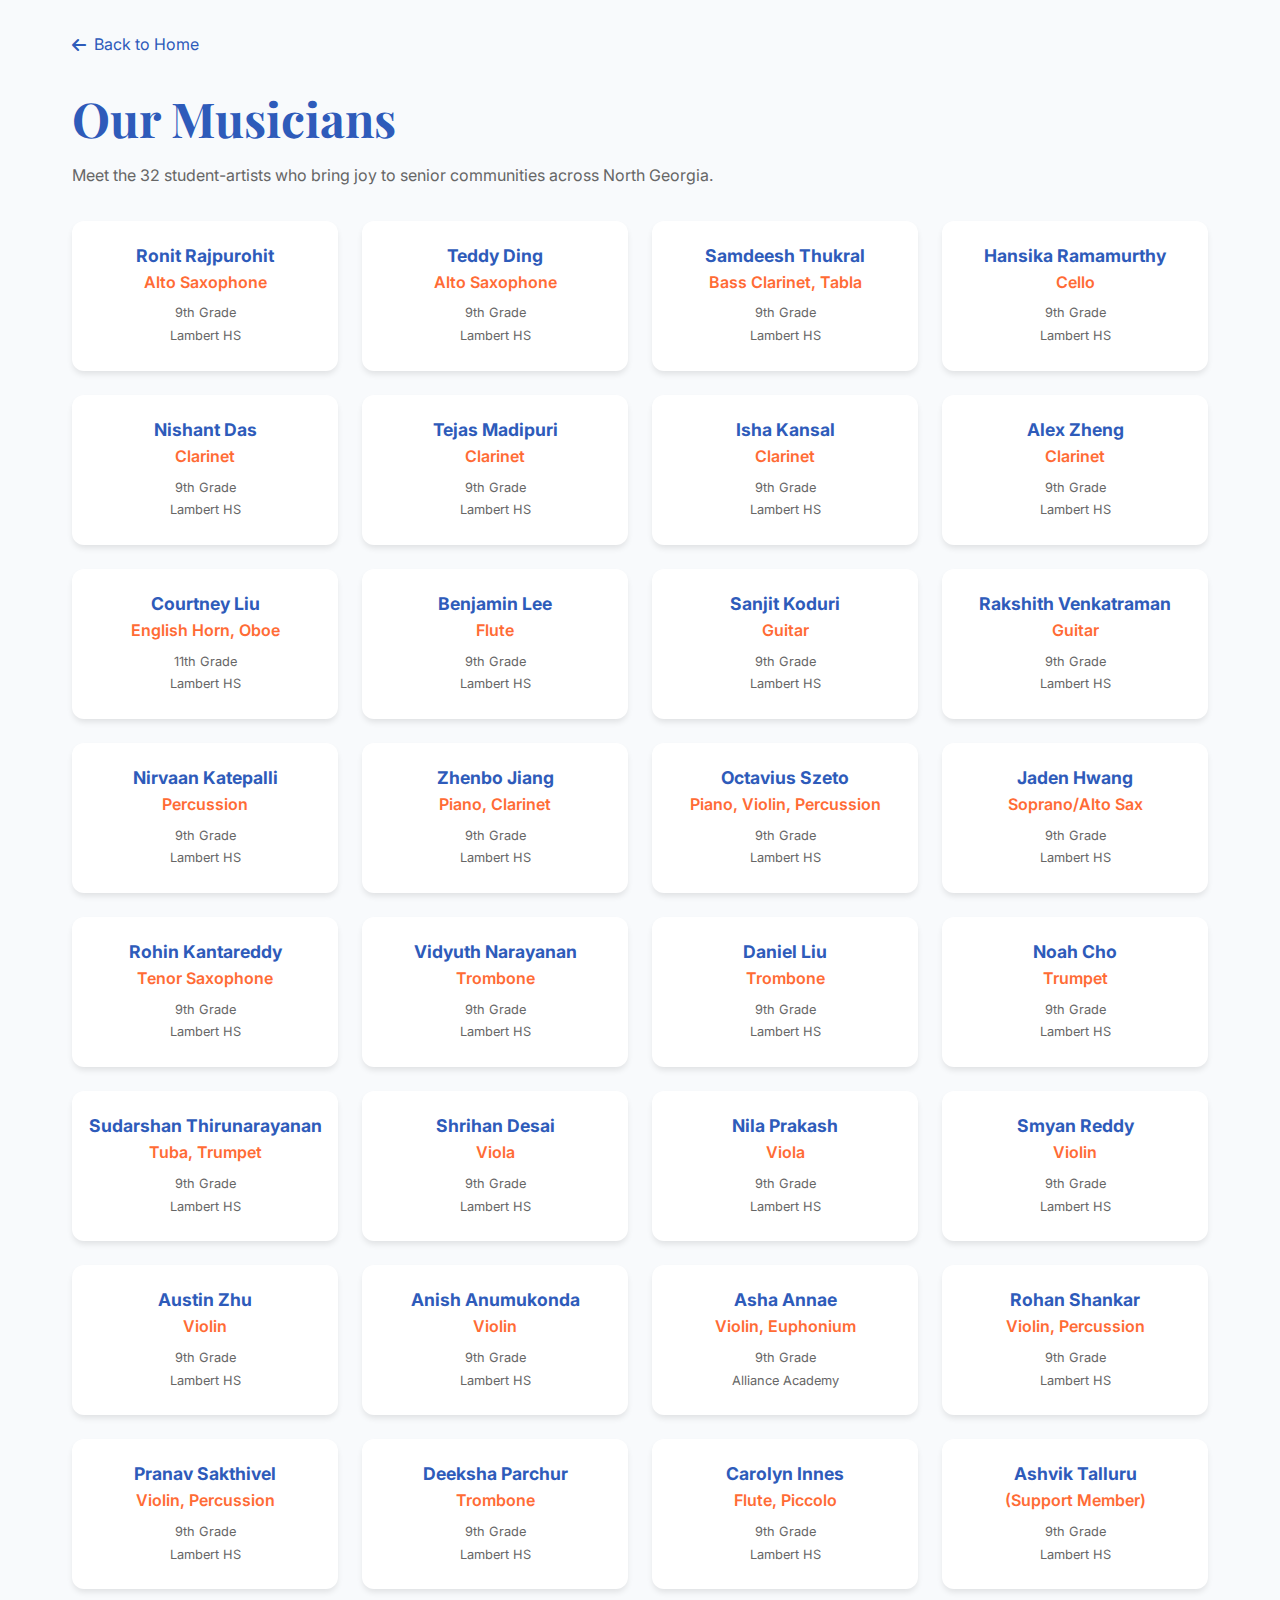
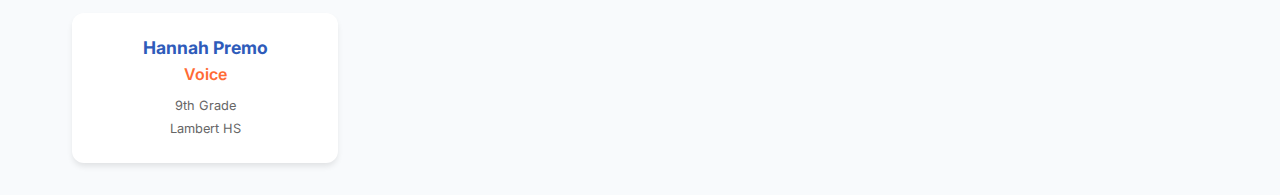
<file: musicians.html>
<!DOCTYPE html>
<html lang="en">
<head>
  <meta charset="UTF-8">
  <meta name="viewport" content="width=device-width, initial-scale=1.0">
  <title>Our Musicians | Crescendo Initiative</title>
  <link rel="stylesheet" href="style.css">
  <link href="https://fonts.googleapis.com/css2?family=Inter:wght@400;500;600;700&family=Playfair+Display:wght@700&display=swap" rel="stylesheet">
  <link rel="stylesheet" href="https://cdnjs.cloudflare.com/ajax/libs/font-awesome/6.4.0/css/all.min.css">
  <style>/* mini overrides so it matches your site */
    :root{--primary-blue:#2E5BBA;--accent-orange:#FF6B35;--bg-light:#f8fafc;}
    body{background:var(--bg-light);font-family:'Inter',sans-serif;color:#1a1a1a;}
    .container{max-width:1200px;margin:0 auto;padding:2rem;}
    h1{font-family:'Playfair Display',serif;font-size:3rem;margin-bottom:1rem;color:var(--primary-blue);}
    .musician-grid{display:grid;grid-template-columns:repeat(auto-fit,minmax(220px,1fr));gap:1.5rem;margin-top:2rem;}
    .musician-card{background:#fff;border-radius:12px;padding:1.5rem 1rem;text-align:center;box-shadow:0 4px 6px -1px rgba(0,0,0,.1);}
    .musician-card h3{color:var(--primary-blue);font-size:1.1rem;margin-bottom:.25rem;}
    .musician-card p{color:var(--accent-orange);font-weight:600;margin-bottom:.5rem;}
    .grade,.school{display:block;font-size:.8rem;color:#666;}
    .back-btn{display:inline-flex;align-items:center;gap:.5rem;margin-bottom:2rem;color:var(--primary-blue);}
  </style>
</head>
<body>
  <div class="container">
    <a href="index.html" class="back-btn"><i class="fas fa-arrow-left"></i> Back to Home</a>
    <h1>Our Musicians</h1>
    <p>Meet the 32 student-artists who bring joy to senior communities across North Georgia.</p>

    <div class="musician-grid">
      <!-- generator kept for brevity -->
      <div class="musician-card"><h3>Ronit Rajpurohit</h3><p>Alto Saxophone</p><span class="grade">9th Grade</span><span class="school">Lambert HS</span></div>
      <div class="musician-card"><h3>Teddy Ding</h3><p>Alto Saxophone</p><span class="grade">9th Grade</span><span class="school">Lambert HS</span></div>
      <div class="musician-card"><h3>Samdeesh Thukral</h3><p>Bass Clarinet, Tabla</p><span class="grade">9th Grade</span><span class="school">Lambert HS</span></div>
      <div class="musician-card"><h3>Hansika Ramamurthy</h3><p>Cello</p><span class="grade">9th Grade</span><span class="school">Lambert HS</span></div>
      <div class="musician-card"><h3>Nishant Das</h3><p>Clarinet</p><span class="grade">9th Grade</span><span class="school">Lambert HS</span></div>
      <div class="musician-card"><h3>Tejas Madipuri</h3><p>Clarinet</p><span class="grade">9th Grade</span><span class="school">Lambert HS</span></div>
      <div class="musician-card"><h3>Isha Kansal</h3><p>Clarinet</p><span class="grade">9th Grade</span><span class="school">Lambert HS</span></div>
      <div class="musician-card"><h3>Alex Zheng</h3><p>Clarinet</p><span class="grade">9th Grade</span><span class="school">Lambert HS</span></div>
      <div class="musician-card"><h3>Courtney Liu</h3><p>English Horn, Oboe</p><span class="grade">11th Grade</span><span class="school">Lambert HS</span></div>
      <div class="musician-card"><h3>Benjamin Lee</h3><p>Flute</p><span class="grade">9th Grade</span><span class="school">Lambert HS</span></div>
      <div class="musician-card"><h3>Sanjit Koduri</h3><p>Guitar</p><span class="grade">9th Grade</span><span class="school">Lambert HS</span></div>
      <div class="musician-card"><h3>Rakshith Venkatraman</h3><p>Guitar</p><span class="grade">9th Grade</span><span class="school">Lambert HS</span></div>
      <div class="musician-card"><h3>Nirvaan Katepalli</h3><p>Percussion</p><span class="grade">9th Grade</span><span class="school">Lambert HS</span></div>
      <div class="musician-card"><h3>Zhenbo Jiang</h3><p>Piano, Clarinet</p><span class="grade">9th Grade</span><span class="school">Lambert HS</span></div>
      <div class="musician-card"><h3>Octavius Szeto</h3><p>Piano, Violin, Percussion</p><span class="grade">9th Grade</span><span class="school">Lambert HS</span></div>
      <div class="musician-card"><h3>Jaden Hwang</h3><p>Soprano/Alto Sax</p><span class="grade">9th Grade</span><span class="school">Lambert HS</span></div>
      <div class="musician-card"><h3>Rohin Kantareddy</h3><p>Tenor Saxophone</p><span class="grade">9th Grade</span><span class="school">Lambert HS</span></div>
      <div class="musician-card"><h3>Vidyuth Narayanan</h3><p>Trombone</p><span class="grade">9th Grade</span><span class="school">Lambert HS</span></div>
      <div class="musician-card"><h3>Daniel Liu</h3><p>Trombone</p><span class="grade">9th Grade</span><span class="school">Lambert HS</span></div>
      <div class="musician-card"><h3>Noah Cho</h3><p>Trumpet</p><span class="grade">9th Grade</span><span class="school">Lambert HS</span></div>
      <div class="musician-card"><h3>Sudarshan Thirunarayanan</h3><p>Tuba, Trumpet</p><span class="grade">9th Grade</span><span class="school">Lambert HS</span></div>
      <div class="musician-card"><h3>Shrihan Desai</h3><p>Viola</p><span class="grade">9th Grade</span><span class="school">Lambert HS</span></div>
      <div class="musician-card"><h3>Nila Prakash</h3><p>Viola</p><span class="grade">9th Grade</span><span class="school">Lambert HS</span></div>
      <div class="musician-card"><h3>Smyan Reddy</h3><p>Violin</p><span class="grade">9th Grade</span><span class="school">Lambert HS</span></div>
      <div class="musician-card"><h3>Austin Zhu</h3><p>Violin</p><span class="grade">9th Grade</span><span class="school">Lambert HS</span></div>
      <div class="musician-card"><h3>Anish Anumukonda</h3><p>Violin</p><span class="grade">9th Grade</span><span class="school">Lambert HS</span></div>
      <div class="musician-card"><h3>Asha Annae</h3><p>Violin, Euphonium</p><span class="grade">9th Grade</span><span class="school">Alliance Academy</span></div>
      <div class="musician-card"><h3>Rohan Shankar</h3><p>Violin, Percussion</p><span class="grade">9th Grade</span><span class="school">Lambert HS</span></div>
      <div class="musician-card"><h3>Pranav Sakthivel</h3><p>Violin, Percussion</p><span class="grade">9th Grade</span><span class="school">Lambert HS</span></div>
      <div class="musician-card"><h3>Deeksha Parchur</h3><p>Trombone</p><span class="grade">9th Grade</span><span class="school">Lambert HS</span></div>
      <div class="musician-card"><h3>Carolyn Innes</h3><p>Flute, Piccolo</p><span class="grade">9th Grade</span><span class="school">Lambert HS</span></div>
      <div class="musician-card"><h3>Ashvik Talluru</h3><p>(Support Member)</p><span class="grade">9th Grade</span><span class="school">Lambert HS</span></div>
      <div class="musician-card"><h3>Hannah Premo</h3><p>Voice</p><span class="grade">9th Grade</span><span class="school">Lambert HS</span></div>
    </div>
  </div>
</body>
</html>
</file>
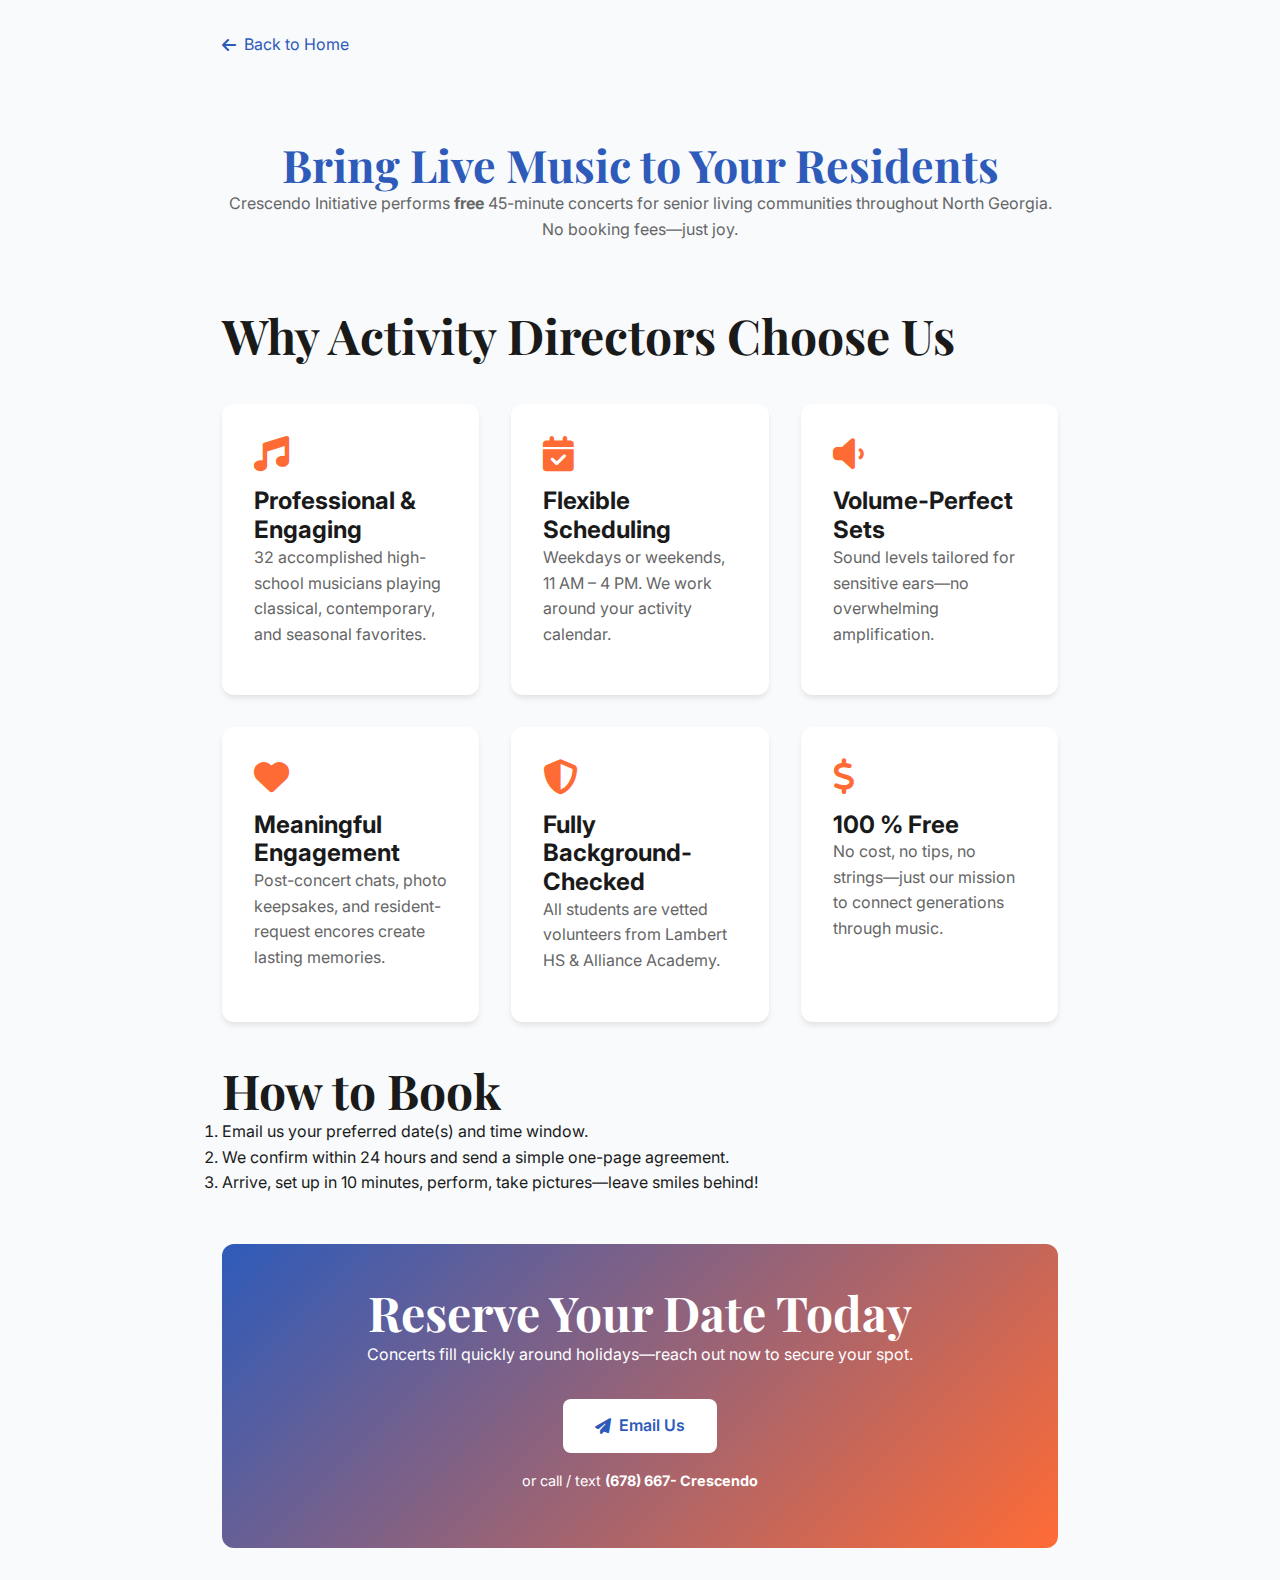
<file: senior-homes.html>
<!DOCTYPE html>
<html lang="en">
<head>
  <meta charset="UTF-8">
  <meta name="viewport" content="width=device-width, initial-scale=1.0">
  <title>Book Live Music | Crescendo Initiative</title>
  <meta name="description" content="Free live concerts for Georgia senior living communities. Book talented high-school musicians for an afternoon of joy.">
  <link rel="stylesheet" href="style.css">
  <link href="https://fonts.googleapis.com/css2?family=Inter:wght@400;500;600;700&family=Playfair+Display:wght@700&display=swap" rel="stylesheet">
  <link rel="stylesheet" href="https://cdnjs.cloudflare.com/ajax/libs/font-awesome/6.4.0/css/all.min.css">
  <style>
    :root{--primary-blue:#2E5BBA;--accent-orange:#FF6B35;--bg-light:#f8fafc;}
    body{background:var(--bg-light);font-family:'Inter',sans-serif;color:#1a1a1a;}
    .container{max-width:900px;margin:0 auto;padding:2rem;}
    h1{font-family:'Playfair Display',serif;font-size:2.8rem;color:var(--primary-blue);}
    .hero-homes{text-align:center;padding:3rem 0;}
    .features{display:grid;grid-template-columns:repeat(auto-fit,minmax(250px,1fr));gap:2rem;margin:2.5rem 0;}
    .feature-card{background:#fff;border-radius:12px;padding:2rem;box-shadow:0 4px 6px -1px rgba(0,0,0,.1);}
    .feature-card i{font-size:2.2rem;color:var(--accent-orange);margin-bottom:1rem;}
    .cta-box{background:var(--gradient);color:#fff;border-radius:12px;padding:2.5rem;text-align:center;margin-top:3rem;}
    .btn-contact{background:#fff;color:var(--primary-blue);padding:.875rem 2rem;border-radius:8px;font-weight:600;display:inline-flex;align-items:center;gap:.5rem;transition:.3s;}
    .btn-contact:hover{transform:translateY(-2px);}
    .back-btn{display:inline-flex;align-items:center;gap:.5rem;margin-bottom:2rem;color:var(--primary-blue);}
    .gradient{background:linear-gradient(135deg,var(--primary-blue) 0%,var(--accent-orange) 100%);}
  </style>
</head>
<body>
  <div class="container">
    <a href="index.html" class="back-btn"><i class="fas fa-arrow-left"></i> Back to Home</a>

    <section class="hero-homes">
      <h1>Bring Live Music to Your Residents</h1>
      <p>Crescendo Initiative performs <strong>free</strong> 45-minute concerts for senior living communities throughout North Georgia.  No booking fees—just joy.</p>
    </section>

    <section class="why-book">
      <h2>Why Activity Directors Choose Us</h2>
      <div class="features">
        <div class="feature-card">
          <i class="fas fa-music"></i>
          <h3>Professional & Engaging</h3>
          <p>32 accomplished high-school musicians playing classical, contemporary, and seasonal favorites.</p>
        </div>
        <div class="feature-card">
          <i class="fas fa-calendar-check"></i>
          <h3>Flexible Scheduling</h3>
          <p>Weekdays or weekends, 11 AM – 4 PM.  We work around your activity calendar.</p>
        </div>
        <div class="feature-card">
          <i class="fas fa-volume-down"></i>
          <h3>Volume-Perfect Sets</h3>
          <p>Sound levels tailored for sensitive ears—no overwhelming amplification.</p>
        </div>
        <div class="feature-card">
          <i class="fas fa-heart"></i>
          <h3>Meaningful Engagement</h3>
          <p>Post-concert chats, photo keepsakes, and resident-request encores create lasting memories.</p>
        </div>
        <div class="feature-card">
          <i class="fas fa-shield-alt"></i>
          <h3>Fully Background-Checked</h3>
          <p>All students are vetted volunteers from Lambert HS & Alliance Academy.</p>
        </div>
        <div class="feature-card">
          <i class="fas fa-dollar-sign"></i>
          <h3>100 % Free</h3>
          <p>No cost, no tips, no strings—just our mission to connect generations through music.</p>
        </div>
      </div>
    </section>

    <section class="next-steps">
      <h2>How to Book</h2>
      <ol>
        <li>Email us your preferred date(s) and time window.</li>
        <li>We confirm within 24 hours and send a simple one-page agreement.</li>
        <li>Arrive, set up in 10 minutes, perform, take pictures—leave smiles behind!</li>
      </ol>
    </section>

    <div class="cta-box gradient">
      <h2>Reserve Your Date Today</h2>
      <p style="color: white;">Concerts fill quickly around holidays—reach out now to secure your spot.</p>
      <a href="mailto:crescendoinitiativesuwanee@gmail.com?subject=Book a Free Concert" class="btn-contact">
        <i class="fas fa-paper-plane"></i> Email Us
      </a>
      <p style="margin-top:1rem;font-size:.9rem; color: white;">or call / text <strong>(678) 667- Crescendo</strong></p>
    </div>
  </div>
</body>
</html>
</file>
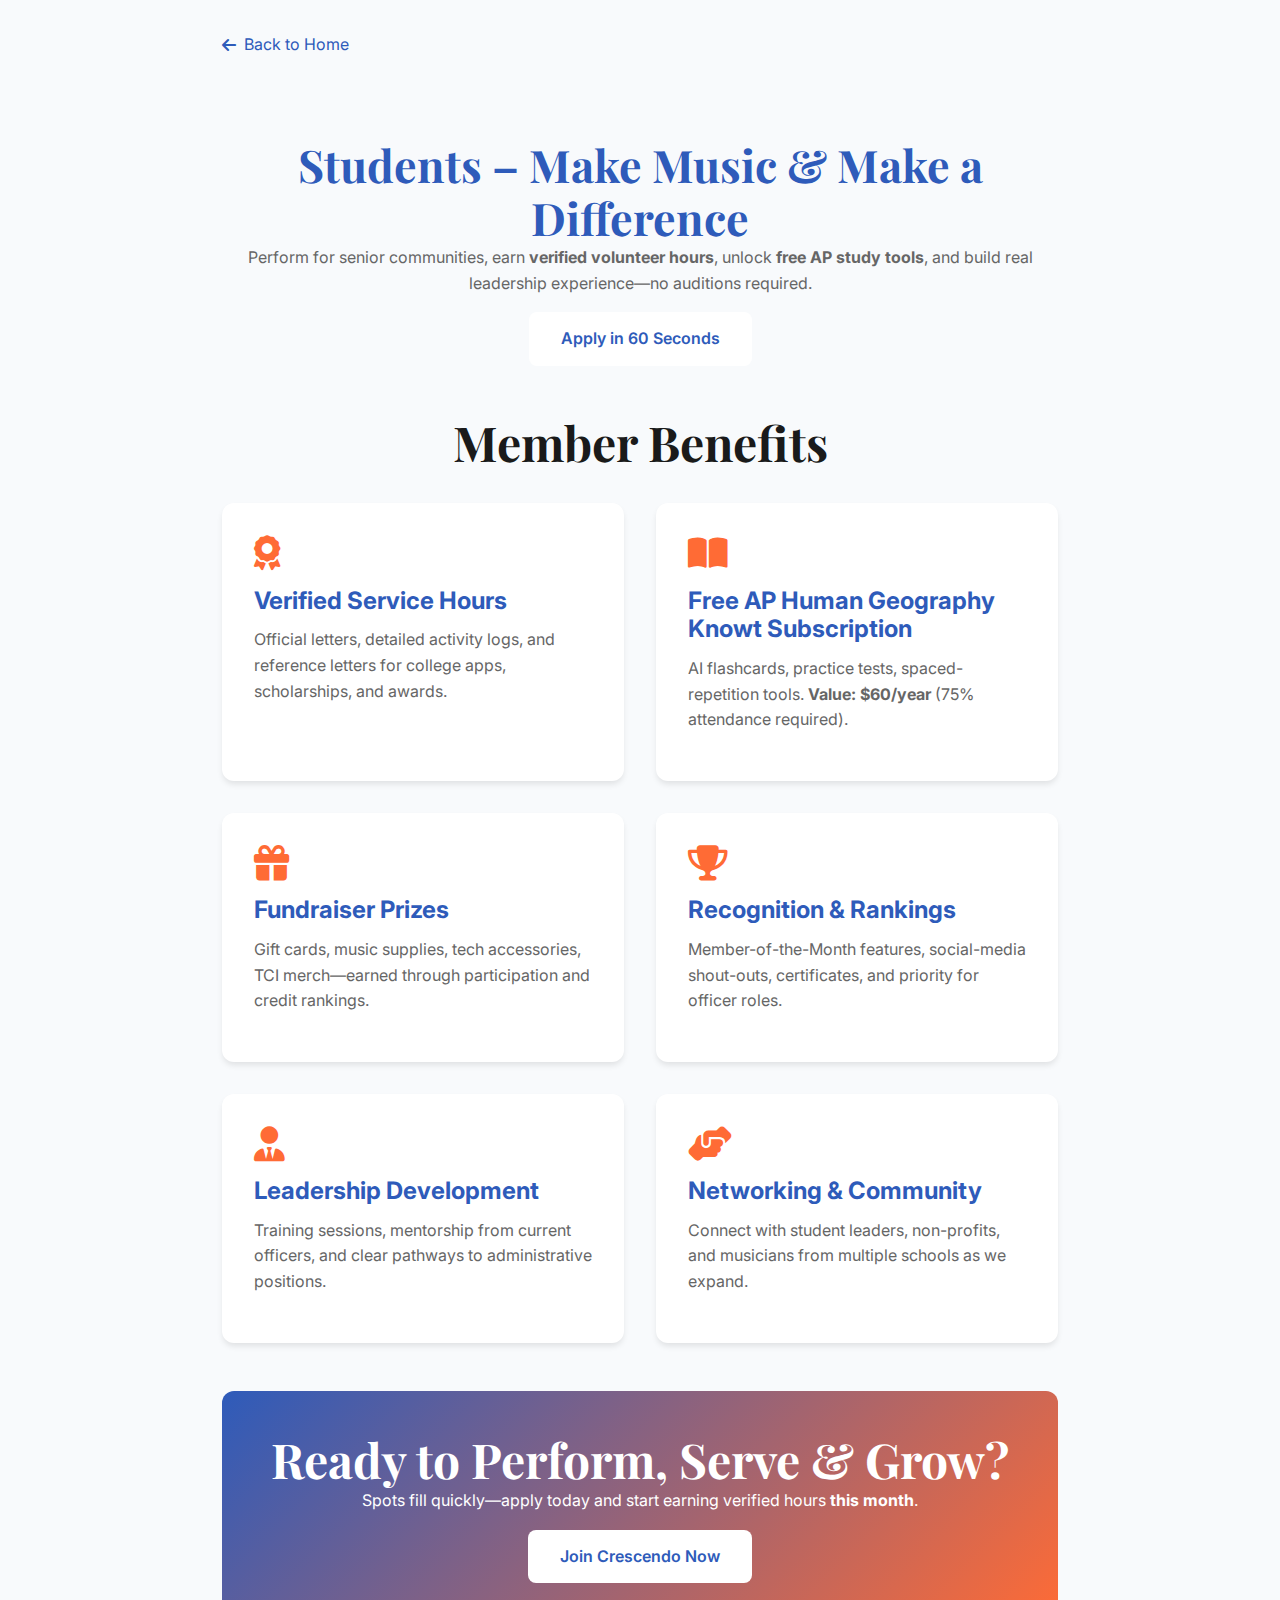
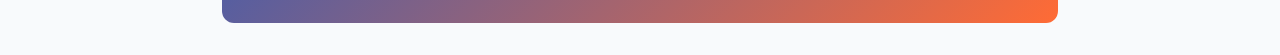
<file: students.html>
<!DOCTYPE html>
<html lang="en">
<head>
  <meta charset="UTF-8">
  <meta name="viewport" content="width=device-width, initial-scale=1.0">
  <title>Students – Join Crescendo | Free Service Hours & More</title>
  <meta name="description" content="Earn verified volunteer hours, leadership experience, free AP study tools, and prizes while making a real difference in Georgia senior communities.">
  <link rel="stylesheet" href="style.css">
  <link href="https://fonts.googleapis.com/css2?family=Inter:wght@400;500;600;700&family=Playfair+Display:wght@700&display=swap" rel="stylesheet">
  <link rel="stylesheet" href="https://cdnjs.cloudflare.com/ajax/libs/font-awesome/6.4.0/css/all.min.css">
  <style>
    :root{--primary-blue:#2E5BBA;--accent-orange:#FF6B35;--bg-light:#f8fafc;}
    body{background:var(--bg-light);font-family:'Inter',sans-serif;color:#1a1a1a;}
    .container{max-width:900px;margin:0 auto;padding:2rem;}
    h1{font-family:'Playfair Display',serif;font-size:2.8rem;color:var(--primary-blue);}
    .hero-student{text-align:center;padding:3rem 0;}
    .benefit-grid{display:grid;grid-template-columns:repeat(auto-fit,minmax(260px,1fr));gap:2rem;margin-top:2rem;}
    .benefit-card{background:#fff;border-radius:12px;padding:2rem;box-shadow:0 4px 6px -1px rgba(0,0,0,.1);}
    .benefit-card i{font-size:2.2rem;color:var(--accent-orange);margin-bottom:1rem;}
    .benefit-card h3{color:var(--primary-blue);margin-bottom:.75rem;}
    .cta-box{background:var(--gradient);color:#fff;border-radius:12px;padding:2.5rem;text-align:center;margin-top:3rem;}
    .btn-cta-primary{background:#fff;color:var(--primary-blue);padding:.875rem 2rem;border-radius:8px;font-weight:600;display:inline-flex;align-items:center;gap:.5rem;transition:.3s;}
    .btn-cta-primary:hover{transform:translateY(-2px);}
    .back-btn{display:inline-flex;align-items:center;gap:.5rem;margin-bottom:2rem;color:var(--primary-blue);}
    .gradient{background:linear-gradient(135deg,var(--primary-blue) 0%,var(--accent-orange) 100%);}
  </style>
</head>
<body>
  <div class="container">
    <a href="index.html" class="back-btn"><i class="fas fa-arrow-left"></i> Back to Home</a>

    <section class="hero-student">
      <h1>Students – Make Music & Make a Difference</h1>
      <p>Perform for senior communities, earn <strong>verified volunteer hours</strong>, unlock <strong>free AP study tools</strong>, and build real leadership experience—no auditions required.</p>
      <a href="https://docs.google.com/forms/d/e/1FAIpQLSd6Xfv5qv4L3oTVNBPDVMf8IW5ibM_KeeHw91f5zVq6A-N52Q/viewform" target="_blank" class="btn-cta-primary">Apply in 60 Seconds</a>
    </section>

    <section class="benefits">
      <h2 style="text-align:center;margin-bottom:.5rem;">Member Benefits</h2>
      <div class="benefit-grid">
        <div class="benefit-card">
          <i class="fas fa-award"></i>
          <h3>Verified Service Hours</h3>
          <p>Official letters, detailed activity logs, and reference letters for college apps, scholarships, and awards.</p>
        </div>
        <div class="benefit-card">
          <i class="fas fa-book-open"></i>
          <h3>Free AP Human Geography Knowt Subscription</h3>
          <p>AI flashcards, practice tests, spaced-repetition tools. <strong>Value: $60/year</strong> (75% attendance required).</p>
        </div>
        <div class="benefit-card">
          <i class="fas fa-gift"></i>
          <h3>Fundraiser Prizes</h3>
          <p>Gift cards, music supplies, tech accessories, TCI merch—earned through participation and credit rankings.</p>
        </div>
        <div class="benefit-card">
          <i class="fas fa-trophy"></i>
          <h3>Recognition & Rankings</h3>
          <p>Member-of-the-Month features, social-media shout-outs, certificates, and priority for officer roles.</p>
        </div>
        <div class="benefit-card">
          <i class="fas fa-user-tie"></i>
          <h3>Leadership Development</h3>
          <p>Training sessions, mentorship from current officers, and clear pathways to administrative positions.</p>
        </div>
        <div class="benefit-card">
          <i class="fas fa-handshake-angle"></i>
          <h3>Networking & Community</h3>
          <p>Connect with student leaders, non-profits, and musicians from multiple schools as we expand.</p>
        </div>
      </div>
    </section>

    <div class="cta-box gradient">
      <h2>Ready to Perform, Serve & Grow?</h2>
      <p style="color: white;">Spots fill quickly—apply today and start earning verified hours <strong>this month</strong>.</p>
      <a href="https://docs.google.com/forms/d/e/1FAIpQLSd6Xfv5qv4L3oTVNBPDVMf8IW5ibM_KeeHw91f5zVq6A-N52Q/viewform" target="_blank" class="btn-cta-primary">Join Crescendo Now</a>
    </div>
  </div>
</body>
</html>
</file>
<file: style.css>
/* ==========================================
   Crescendo Initiative - Connecting Through Music
   Complete CSS Stylesheet with Logo Colors
   ========================================== */

:root {
    --primary-blue: #2E5BBA;
    --accent-orange: #FF6B35;
    --text-dark: #1a1a1a;
    --text-light: #666;
    --bg-light: #f8fafc;
    --bg-white: #ffffff;
    --border-light: #e2e8f0;
    --shadow: 0 4px 6px -1px rgba(0, 0, 0, 0.1);
    --shadow-lg: 0 10px 15px -3px rgba(0, 0, 0, 0.1);
    --gradient: linear-gradient(135deg, var(--primary-blue) 0%, var(--accent-orange) 100%);
    --font-display: 'Playfair Display', serif;
    --font-body: 'Inter', sans-serif;
}

* {
    margin: 0;
    padding: 0;
    box-sizing: border-box;
}

html {
    scroll-behavior: smooth;
}

body {
    font-family: var(--font-body);
    line-height: 1.6;
    color: var(--text-dark);
    overflow-x: hidden;
}

.container {
    max-width: 1200px;
    margin: 0 auto;
    padding: 0 2rem;
}

h1, h2, h3, h4 {
    font-weight: 700;
    line-height: 1.2;
}

h1 { 
    font-family: var(--font-display);
    font-size: clamp(3rem, 6vw, 5rem); 
}
h2 { 
    font-family: var(--font-display);
    font-size: clamp(2rem, 4vw, 3rem); 
}
h3 { font-size: 1.5rem; }
h4 { font-size: 1.25rem; }

p {
    margin-bottom: 1rem;
    color: var(--text-light);
}

a {
    text-decoration: none;
    color: inherit;
    transition: all 0.3s ease;
}

/* Buttons */
.btn-primary, .btn-hero-primary, .btn-cta-primary, .btn-video, .btn-contact {
    display: inline-block;
    padding: 0.875rem 2rem;
    background: var(--gradient);
    color: white;
    border: none;
    border-radius: 8px;
    font-weight: 600;
    cursor: pointer;
    transition: transform 0.2s, box-shadow 0.2s;
}

.btn-primary:hover, .btn-hero-primary:hover, .btn-cta-primary:hover, .btn-video:hover, .btn-contact:hover {
    transform: translateY(-2px);
    box-shadow: var(--shadow-lg);
}

.btn-secondary, .btn-hero-secondary, .btn-cta-secondary {
    display: inline-block;
    padding: 0.875rem 2rem;
    background: transparent;
    color: var(--primary-blue);
    border: 2px solid var(--primary-blue);
    border-radius: 8px;
    font-weight: 600;
    cursor: pointer;
    transition: all 0.3s ease;
}

.btn-secondary:hover, .btn-hero-secondary:hover, .btn-cta-secondary:hover {
    background: var(--primary-blue);
    color: white;
}

/* Navigation */
.navbar {
    position: fixed;
    top: 0;
    width: 100%;
    background: rgba(255, 255, 255, 0.95);
    backdrop-filter: blur(10px);
    border-bottom: 1px solid var(--border-light);
    z-index: 1000;
    transition: all 0.3s ease;
}

.navbar.scrolled {
    box-shadow: var(--shadow);
}

.navbar .container {
    display: flex;
    justify-content: space-between;
    align-items: center;
    padding: 1rem 2rem;
}

.nav-brand a {
    display: flex;
    align-items: center;
    gap: 0.75rem;
}

.logo-img {
    width: 50px;
    height: 50px;
    border-radius: 50%;
    object-fit: cover;
}

.logo-text {
    display: flex;
    flex-direction: column;
}

.logo-main {
    font-family: var(--font-display);
    font-size: 1.8rem;
    font-weight: 700;
    color: var(--primary-blue);
    line-height: 1;
}

.logo-sub {
    font-size: 0.75rem;
    color: var(--text-light);
    letter-spacing: 0.5px;
}

.nav-menu {
    display: flex;
    list-style: none;
    gap: 2rem;
    align-items: center;
}

.nav-menu a {
    font-weight: 500;
    color: var(--text-dark);
    position: relative;
    font-size: 0.95rem;
}

.nav-menu a:hover {
    color: var(--primary-blue);
}

.nav-menu a::after {
    content: '';
    position: absolute;
    bottom: -5px;
    left: 0;
    width: 0;
    height: 2px;
    background: var(--primary-blue);
    transition: width 0.3s ease;
}

.nav-menu a:hover::after {
    width: 100%;
}

.hamburger {
    display: none;
    flex-direction: column;
    cursor: pointer;
    gap: 4px;
}

.hamburger span {
    width: 25px;
    height: 3px;
    background: var(--text-dark);
    transition: all 0.3s ease;
}

/* Hero Section */
.hero {
    min-height: 100vh;
    display: flex;
    align-items: center;
    position: relative;
    background: var(--bg-light);
    overflow: hidden;
}

.hero-gradient {
    position: absolute;
    top: 0;
    right: 0;
    width: 50%;
    height: 100%;
    background: var(--gradient);
    opacity: 0.1;
    transform: skewX(-15deg);
    transform-origin: top right;
}

.hero-content {
    position: relative;
    z-index: 1;
    max-width: 700px;
    text-align: center;
    margin: 0 auto;
}

.hero-logo {
    margin-top: 150px;
    width: 120px;
    height: 120px;
    border-radius: 50%;
    object-fit: cover;
    margin-bottom: 2rem;
    box-shadow: var(--shadow-lg);
}

.hero-title {
    margin-bottom: 1.5rem;
    background: var(--gradient);
    -webkit-background-clip: text;
    -webkit-text-fill-color: transparent;
    background-clip: text;
    font-family: var(--font-display);
}

.hero-subtitle {
    font-size: 1.25rem;
    margin-bottom: 2rem;
    color: var(--text-light);
    max-width: 600px;
    margin-left: auto;
    margin-right: auto;
}

.hero-stats {
    display: flex;
    gap: 3rem;
    margin-top: 3rem;
    margin-left: auto;
    justify-content: center;
    margin-bottom: 100px;
}

.stat-item {
    display: flex;
    flex-direction: column;
    align-items: center;
}

.stat-number {
    font-size: 3rem;
    font-weight: 800;
    color: var(--primary-blue);
    font-family: var(--font-display);
}

.stat-label {
    font-size: 0.9rem;
    color: var(--text-light);
}

.scroll-indicator {
    position: absolute;
    bottom: 2rem;
    left: 50%;
    transform: translateX(-50%);
    animation: bounce 2s infinite;
    color: var(--text-light);
}

@keyframes bounce {
    0%, 20%, 50%, 80%, 100% { transform: translateX(-50%) translateY(0); }
    40% { transform: translateX(-50%) translateY(-10px); }
    60% { transform: translateX(-50%) translateY(-5px); }
}

/* About Section */
.about {
    padding: 5rem 0;
    background: var(--bg-white);
}

.about-content {
    max-width: 800px;
    margin: 0 auto;
    text-align: center;
}

.founder-section {
    display: grid;
    grid-template-columns: 200px 1fr;
    gap: 2rem;
    align-items: start;
    margin-bottom: 3rem;
}

.founder-photo {
    width: 200px;
    height: 200px;
    border-radius: 50%;
    object-fit: cover;
    box-shadow: var(--shadow-lg);
}

.founder-quote {
    background: var(--bg-light);
    padding: 2.5rem;
    border-radius: 12px;
    border-left: 4px solid var(--accent-orange);
    text-align: left;
}

.founder-quote p {
    font-size: 1.25rem;
    font-style: italic;
    color: var(--text-dark);
    margin-bottom: 1rem;
    line-height: 1.6;
}

.founder-quote cite {
    font-weight: 600;
    color: var(--primary-blue);
}

.mission-statement {
    margin-bottom: 3rem;
}

.mission-statement h3 {
    color: var(--primary-blue);
    margin-bottom: 1rem;
}

.testimonial {
    background: var(--bg-light);
    padding: 2rem;
    border-radius: 12px;
    border-left: 4px solid var(--accent-orange);
}

.testimonial blockquote {
    margin: 0;
}

.testimonial p {
    font-style: italic;
    font-size: 1.1rem;
    margin-bottom: 1rem;
}

.testimonial cite {
    font-weight: 600;
    color: var(--primary-blue);
}

/* Performances Section */
.performances {
    padding: 5rem 0;
    background: var(--bg-light);
}

.performance-grid {
    display: grid;
    grid-template-columns: repeat(auto-fit, minmax(350px, 1fr));
    gap: 2rem;
    margin-top: 3rem;
}

.performance-card {
    background: white;
    padding: 2rem;
    border-radius: 12px;
    box-shadow: var(--shadow);
    transition: transform 0.3s, box-shadow 0.3s;
    border-left: 4px solid var(--accent-orange);
}

.performance-card:hover {
    transform: translateY(-5px);
    box-shadow: var(--shadow-lg);
}

.performance-date {
    background: var(--gradient);
    color: white;
    padding: 0.5rem 1rem;
    border-radius: 20px;
    font-size: 0.9rem;
    font-weight: 600;
    display: inline-block;
    margin-bottom: 1rem;
}

.performance-card h3 {
    color: var(--primary-blue);
    margin-bottom: 1rem;
}

.performance-details {
    display: grid;
    gap: 0.75rem;
    margin: 1.5rem 0;
}

.detail-item {
    display: flex;
    align-items: center;
    gap: 0.5rem;
    color: var(--text-light);
    font-size: 0.9rem;
}

.detail-item i {
    color: var(--accent-orange);
    width: 16px;
}

.performance-images {
    display: grid;
    grid-template-columns: 1fr 1fr;
    gap: 1rem;
    margin-top: 1.5rem;
}

.perf-img {
    width: 100%;
    height: 150px;
    object-fit: cover;
    border-radius: 8px;
    box-shadow: var(--shadow);
}

/* Videos Section */
.videos {
    padding: 5rem 0;
    background: var(--bg-white);
}

.video-grid {
    display: grid;
    grid-template-columns: repeat(auto-fit, minmax(500px, 1fr));
    gap: 3rem;
    margin-top: 3rem;
}

.video-card {
    background: white;
    padding: 2rem;
    border-radius: 12px;
    box-shadow: var(--shadow);
}

.video-card h3 {
    color: var(--primary-blue);
    margin-bottom: 0.5rem;
}

.video-card p {
    color: var(--text-light);
    margin-bottom: 1.5rem;
}

.video-container {
    position: relative;
    padding-bottom: 56.25%; /* 16:9 aspect ratio */
    height: 0;
    overflow: hidden;
    border-radius: 8px;
    margin-bottom: 1.5rem;
}

.performance-video {
    position: absolute;
    top: 0;
    left: 0;
    width: 100%;
    height: 100%;
    object-fit: cover;
}

.video-description {
    font-style: italic;
    color: var(--text-light);
    line-height: 1.6;
}

.additional-media {
    margin-top: 4rem;
    text-align: center;
}

.additional-media h3 {
    color: var(--primary-blue);
    margin-bottom: 2rem;
}

.media-grid {
    display: grid;
    grid-template-columns: repeat(auto-fit, minmax(250px, 1fr));
    gap: 1.5rem;
}

.media-link {
    display: flex;
    align-items: center;
    gap: 1rem;
    padding: 1.5rem;
    background: var(--bg-light);
    border-radius: 8px;
    text-decoration: none;
    color: var(--text-dark);
    transition: all 0.3s ease;
}

.media-link:hover {
    background: var(--primary-blue);
    color: white;
    transform: translateY(-2px);
}

.media-link i {
    font-size: 1.5rem;
    color: var(--accent-orange);
}

.media-link:hover i {
    color: white;
}

/* Calendar Section */
.calendar-section {
    padding: 5rem 0;
    background: var(--bg-light);
}

.calendar-container {
    background: white;
    padding: 2rem;
    border-radius: 12px;
    box-shadow: var(--shadow);
    margin-bottom: 2rem;
}

#calendar {
    max-width: 900px;
    margin: 0 auto;
}

.next-concert {
    background: var(--gradient);
    color: white;
    padding: 2rem;
    border-radius: 12px;
    text-align: center;
}

.next-concert h3 {
    margin-bottom: 1rem;
}

.concert-date {
    font-size: 1.5rem;
    font-weight: 700;
    margin-bottom: 0.5rem;
}

.concert-details h4 {
    margin-bottom: 0.5rem;
}

.concert-time {
    font-size: 1.1rem;
    opacity: 0.9;
}

.concert-stats {
    display: flex;
    gap: 2rem;
    justify-content: center;
    margin-top: 1rem;
}

.concert-stats span {
    display: flex;
    align-items: center;
    gap: 0.5rem;
}

/* Map Section */
.map-section {
    padding: 5rem 0;
    background: var(--bg-white);
}

.map-container {
    background: white;
    padding: 2rem;
    border-radius: 12px;
    box-shadow: var(--shadow);
    margin-bottom: 2rem;
}

.venues-list {
    background: var(--bg-light);
    padding: 2rem;
    border-radius: 12px;
}

.venues-list h3 {
    color: var(--primary-blue);
    margin-bottom: 1.5rem;
}

.venue-grid {
    display: grid;
    grid-template-columns: repeat(auto-fit, minmax(300px, 1fr));
    gap: 1.5rem;
    margin-bottom: 2rem;
}

.venue-item {
    background: white;
    padding: 1.5rem;
    border-radius: 8px;
    box-shadow: var(--shadow);
}

.venue-item h4 {
    color: var(--primary-blue);
    margin-bottom: 0.5rem;
}

.venue-type {
    background: var(--accent-orange);
    color: white;
    padding: 0.25rem 0.75rem;
    border-radius: 15px;
    font-size: 0.8rem;
    font-weight: 600;
    display: inline-block;
    margin-top: 0.5rem;
}

.venue-stats {
    margin-top: 1rem;
}

.venue-stats span {
    display: flex;
    align-items: center;
    gap: 0.5rem;
    color: var(--text-light);
    font-size: 0.9rem;
}

.headquarters-info {
    background: var(--primary-blue);
    color: white;
    padding: 1.5rem;
    border-radius: 8px;
    text-align: center;
}

.headquarters-info h4 {
    margin-bottom: 0.5rem;
}

/* Leadership Section */
.leadership {
    padding: 5rem 0;
    background: var(--bg-light);
}

.leadership-grid {
    display: grid;
    grid-template-columns: repeat(auto-fit, minmax(300px, 1fr));
    gap: 2rem;
    margin-top: 3rem;
}

.leader-card {
    background: white;
    padding: 2rem;
    border-radius: 12px;
    box-shadow: var(--shadow);
    text-align: center;
    transition: transform 0.3s, box-shadow 0.3s;
}

.leader-card:hover {
    transform: translateY(-5px);
    box-shadow: var(--shadow-lg);
}

.leader-card.founder {
    border: 2px solid var(--accent-orange);
}

.leader-avatar {
    width: 100px;
    height: 100px;
    border-radius: 50%;
    margin: 0 auto 1.5rem;
    overflow: hidden;
}

.leader-img {
    width: 100%;
    height: 100%;
    object-fit: cover;
}

.leader-avatar i {
    font-size: 3rem;
    color: white;
    display: flex;
    align-items: center;
    justify-content: center;
    height: 100%;
    background: var(--gradient);
}

.leader-card h3 {
    color: var(--primary-blue);
    margin-bottom: 0.5rem;
}

.leader-title {
    color: var(--accent-orange);
    font-weight: 600;
    margin-bottom: 1rem;
}

.leader-bio {
    color: var(--text-light);
    font-size: 0.9rem;
    line-height: 1.6;
}

/* Contact Section */
.contact {
    padding: 5rem 0;
    background: var(--bg-white);
}

.contact-content {
    display: grid;
    grid-template-columns: 1fr 1fr;
    gap: 4rem;
    max-width: 1000px;
    margin: 0 auto;
}

.contact-info h3,
.contact-form h3 {
    color: var(--primary-blue);
    margin-bottom: 1.5rem;
}

.contact-item {
    display: flex;
    align-items: center;
    gap: 1rem;
    margin-bottom: 1.5rem;
}

.contact-item i {
    color: var(--accent-orange);
    font-size: 1.2rem;
    width: 20px;
}

.contact-item a {
    color: var(--primary-blue);
    text-decoration: none;
}

.contact-item a:hover {
    color: var(--accent-orange);
}

.btn-contact {
    display: inline-flex;
    align-items: center;
    gap: 0.5rem;
    margin-top: 1rem;
}

/* Footer */
.footer {
    background: var(--text-dark);
    color: white;
    padding: 3rem 0 1rem;
}

.footer-content {
    display: grid;
    grid-template-columns: 2fr 1fr 1fr;
    gap: 3rem;
    margin-bottom: 2rem;
}

.footer-logo {
    width: 40px;
    height: 40px;
    border-radius: 50%;
    object-fit: cover;
    margin-right: 0.75rem;
}

.footer-brand {
    display: flex;
    flex-direction: column;
}

.footer-brand h3 {
    font-family: var(--font-display);
    font-size: 1.8rem;
    margin-bottom: 0.5rem;
    display: flex;
    align-items: center;
}

.footer-brand p {
    color: rgba(255, 255, 255, 0.7);
    margin: 0;
}

.footer-links {
    display: grid;
    grid-template-columns: 1fr 1fr;
    gap: 2rem;
}

.link-group h4 {
    margin-bottom: 1rem;
    color: var(--accent-orange);
}

.link-group a {
    display: block;
    margin-bottom: 0.5rem;
    color: rgba(255, 255, 255, 0.8);
    font-size: 0.9rem;
}

.link-group a:hover {
    color: var(--accent-orange);
}

.footer-social h4 {
    margin-bottom: 1rem;
    color: var(--accent-orange);
}

.social-links {
    display: flex;
    gap: 1rem;
}

.social-links a {
    width: 40px;
    height: 40px;
    background: rgba(255, 255, 255, 0.1);
    border-radius: 50%;
    display: flex;
    align-items: center;
    justify-content: center;
    color: white;
    transition: all 0.3s ease;
}

.social-links a:hover {
    background: var(--accent-orange);
    transform: translateY(-2px);
}

.footer-bottom {
    padding-top: 2rem;
    border-top: 1px solid rgba(255, 255, 255, 0.2);
    text-align: center;
    font-size: 0.85rem;
    color: rgba(255, 255, 255, 0.6);
}

/* Responsive Design */
@media (max-width: 768px) {
    .container {
        padding: 0 1rem;
    }
    
    .nav-menu {
        position: fixed;
        left: -100%;
        top: 70px;
        flex-direction: column;
        background: white;
        width: 100%;
        text-align: center;
        transition: 0.3s;
        box-shadow: var(--shadow);
        padding: 2rem 0;
    }
    
    .nav-menu.active {
        left: 0;
    }
    
    .hamburger {
        display: flex;
    }
    
    .hero-content {
        text-align: center;
    }
    
    .hero-logo {
        width: 100px;
        height: 100px;
    }
    
    .founder-section {
        grid-template-columns: 1fr;
        text-align: center;
    }
    
    .hero-stats {
        justify-content: center;
        gap: 2rem;
    }
    
    .contact-content {
        grid-template-columns: 1fr;
        gap: 2rem;
    }
    
    .footer-content {
        grid-template-columns: 1fr;
        text-align: center;
    }
    
    .footer-links {
        grid-template-columns: 1fr;
        gap: 1rem;
    }
    
    .video-grid {
        grid-template-columns: 1fr;
    }
    
    .video-container {
        padding-bottom: 75%; /* Slightly taller for mobile */
    }
}
/* ========== NEW STUDENT RECRUITMENT STYLES ========== */
.student-join{
  background:var(--bg-light);
  padding:5rem 0;
  text-align:center;
}
.join-inner{
  max-width:700px;
  margin:0 auto;
}
.join-inner h2{
  color:var(--primary-blue);
  margin-bottom:1rem;
}
.join-inner p{
  font-size:1.1rem;
  margin-bottom:2rem;
}
.join-inner .btn-cta-primary{
  margin-bottom:2rem;
}
.join-inner blockquote{
  font-style:italic;
  color:var(--text-light);
  border-left:4px solid var(--accent-orange);
  padding-left:1rem;
  margin-top:2rem;
}
.join-inner cite{
  display:block;
  margin-top:0.5rem;
  font-weight:600;
  color:var(--primary-blue);
}

/* small footer CTA */
.student-cta-footer{
  margin-top:1.5rem;
  font-size:0.9rem;
}
.student-cta-footer a{
  color:var(--accent-orange);
  font-weight:600;
}

/* make nav button fit */
.nav-menu .btn-primary{
  padding:0.5rem 1rem;
  font-size:0.9rem;
}

/* video iframe instead of <video> */
.video-container iframe{
  position:absolute;
  top:0;
  left:0;
  width:100%;
  height:100%;
  border-radius:8px;
}
/* ========== OUR MUSICIANS ========== */
.musicians{
  padding:5rem 0;
  background:var(--bg-white);
}
.musician-grid{
  display:grid;
  grid-template-columns:repeat(auto-fit,minmax(220px,1fr));
  gap:1.5rem;
  margin-top:3rem;
}
.musician-card{
  background:var(--bg-light);
  border-radius:12px;
  padding:1.5rem 1rem;
  text-align:center;
  box-shadow:var(--shadow);
  transition:transform .3s, box-shadow .3s;
}
.musician-card:hover{
  transform:translateY(-5px);
  box-shadow:var(--shadow-lg);
}
.musician-card h3{
  color:var(--primary-blue);
  font-size:1.1rem;
  margin-bottom:.25rem;
}
.musician-card p{
  color:var(--accent-orange);
  font-weight:600;
  margin-bottom:.5rem;
}
.grade,.school{
  display:block;
  font-size:.8rem;
  color:var(--text-light);
}
.school{margin-top:.15rem;}
</file>
